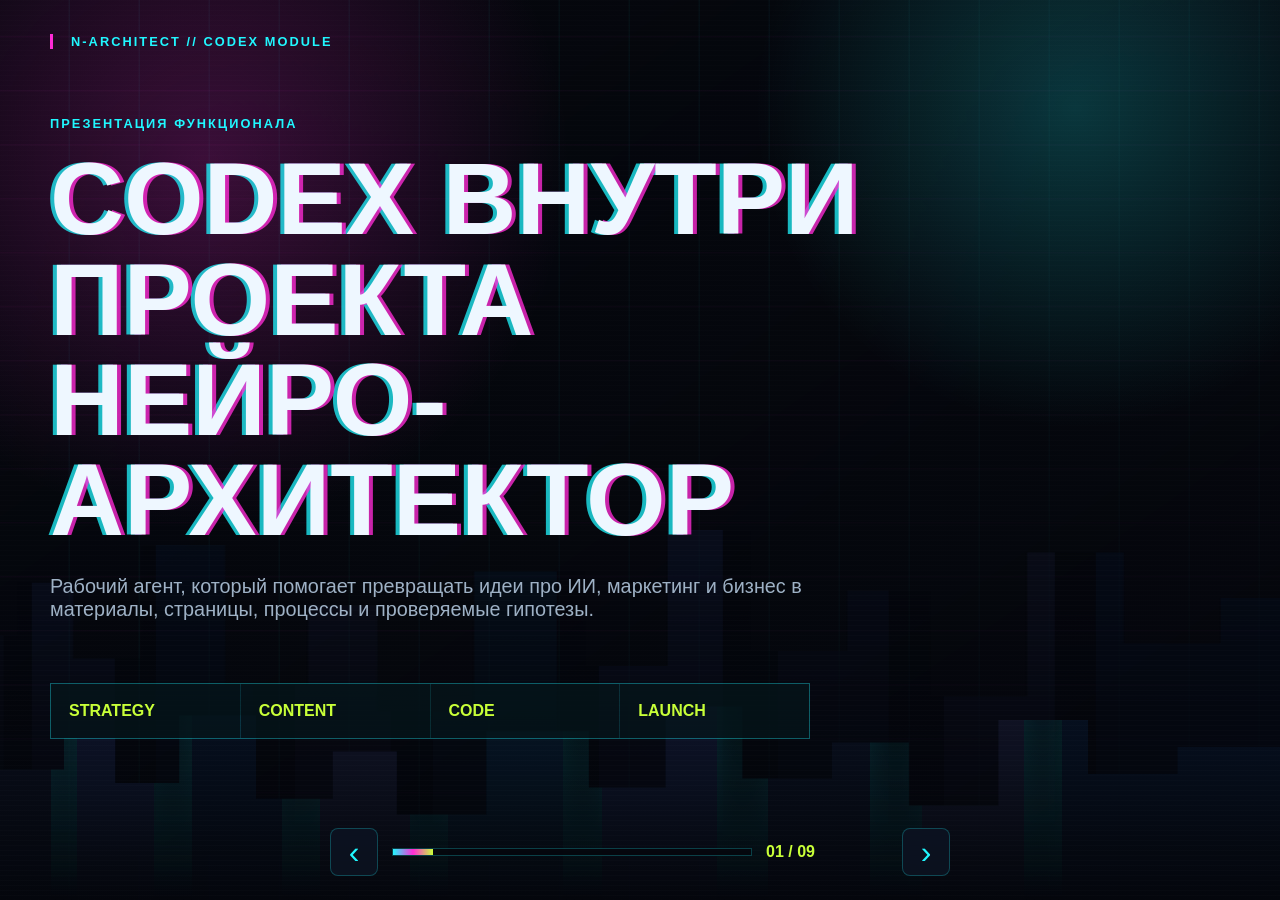
<file: codex-cyberpunk-presentation.html>
<!DOCTYPE html>
<html lang="ru">
  <head>
    <meta charset="UTF-8" />
    <meta name="viewport" content="width=device-width, initial-scale=1.0" />
    <title>Codex x Нейро-Архитектор — Cyberpunk Deck</title>
    <meta
      name="description"
      content="Cyberpunk-презентация о функционале Codex в проекте Нейро-Архитектор."
    />
    <link rel="stylesheet" href="codex-cyberpunk-presentation.css" />
  </head>
  <body>
    <div class="city-layers" aria-hidden="true">
      <div class="skyline skyline-back"></div>
      <div class="skyline skyline-front"></div>
      <div class="scanlines"></div>
    </div>

    <main class="deck" aria-live="polite">
      <section class="slide is-active title-slide" data-slide="1">
        <div class="slide-meta">N-ARCHITECT // CODEX MODULE</div>
        <div class="title-lockup">
          <p class="kicker">Презентация функционала</p>
          <h1>Codex внутри проекта<br />Нейро-Архитектор</h1>
          <p class="lead">
            Рабочий агент, который помогает превращать идеи про ИИ, маркетинг и бизнес в
            материалы, страницы, процессы и проверяемые гипотезы.
          </p>
        </div>
        <div class="system-strip">
          <span>Strategy</span>
          <span>Content</span>
          <span>Code</span>
          <span>Launch</span>
        </div>
      </section>

      <section class="slide" data-slide="2">
        <div class="slide-meta">01 // ROLE</div>
        <div class="grid two">
          <div>
            <p class="kicker">Кто я здесь</p>
            <h2>Не справочник. Не чат-виджет. Рабочий проектный модуль.</h2>
          </div>
          <div class="terminal-card">
            <p>
              В рамках Нейро-Архитектора я держу связку: ИИ + маркетинг + бизнес-эффект.
              Моя задача не просто отвечать, а собирать результат, который можно использовать,
              тестировать, продавать и улучшать.
            </p>
            <ul>
              <li>нахожу структуру там, где пока хаос</li>
              <li>перевожу идеи в документы и артефакты</li>
              <li>помогаю выбирать сильный путь, а не список вариантов</li>
            </ul>
          </div>
        </div>
      </section>

      <section class="slide" data-slide="3">
        <div class="slide-meta">02 // OPERATING LOOP</div>
        <p class="kicker">Как я работаю</p>
        <h2>От запроса к файлу, странице или сценарию внедрения.</h2>
        <div class="pipeline">
          <article>
            <span>01</span>
            <h3>Считываю контекст</h3>
            <p>Смотрю проектные файлы, текущую стратегию, уже созданные материалы и ограничения.</p>
          </article>
          <article>
            <span>02</span>
            <h3>Выбираю решение</h3>
            <p>Если вариантов несколько, даю приоритет самому сильному под задачу и рынок.</p>
          </article>
          <article>
            <span>03</span>
            <h3>Собираю артефакт</h3>
            <p>Создаю текст, оффер, лендинг, презентацию, скрипт, процесс или код прямо в проекте.</p>
          </article>
          <article>
            <span>04</span>
            <h3>Проверяю путь</h3>
            <p>Фиксирую, как открыть, применить, протестировать и что улучшать следующим шагом.</p>
          </article>
        </div>
      </section>

      <section class="slide" data-slide="4">
        <div class="slide-meta">03 // CAPABILITIES</div>
        <p class="kicker">Что умею</p>
        <h2>Мои основные режимы в проекте.</h2>
        <div class="capability-grid">
          <article>
            <h3>Стратегия</h3>
            <p>Позиционирование, ICP, офферы, продуктовая логика, гипотезы, монетизация.</p>
          </article>
          <article>
            <h3>Упаковка</h3>
            <p>Лендинги, Telegram-пакеты, описания профиля, продающие тексты, презентации.</p>
          </article>
          <article>
            <h3>Продажи</h3>
            <p>Скрипты созвонов, анкеты, диагностические сессии, коммерческие предложения.</p>
          </article>
          <article>
            <h3>ИИ-системы</h3>
            <p>Промты, сценарии применения, автоматизации, карты внедрения, рабочие процессы.</p>
          </article>
          <article>
            <h3>Код</h3>
            <p>Статические страницы, интерактивные прототипы, CSS, JS, структура проекта.</p>
          </article>
          <article>
            <h3>Редактура</h3>
            <p>Разбор слабых мест, усиление формулировок, сокращение воды, ясные выводы.</p>
          </article>
        </div>
      </section>

      <section class="slide" data-slide="5">
        <div class="slide-meta">04 // OUTPUTS</div>
        <div class="grid two">
          <div>
            <p class="kicker">Что уже умею создавать здесь</p>
            <h2>Не “совет”, а файл в проекте.</h2>
          </div>
          <div class="artifact-list">
            <div><strong>AGENTS.md</strong><span>правила работы Codex в проекте</span></div>
            <div><strong>PROJECT_CONTEXT.md</strong><span>живая стратегия Нейро-Архитектора</span></div>
            <div><strong>POSITIONING_AND_OFFER.md</strong><span>позиционирование и флагманский оффер</span></div>
            <div><strong>LANDING_AND_DIAGNOSTIC.md</strong><span>структура лендинга и диагностики</span></div>
            <div><strong>index-premium.html</strong><span>премиальная версия лендинга</span></div>
          </div>
        </div>
      </section>

      <section class="slide" data-slide="6">
        <div class="slide-meta">05 // DECISION ENGINE</div>
        <p class="kicker">Как я принимаю решения</p>
        <h2>Я не раскладываю варианты ради витрины. Я помогаю выбрать ход.</h2>
        <div class="signal-board">
          <div>
            <span class="signal cyan">01</span>
            <p>Сначала прямой результат: что нужно получить на выходе.</p>
          </div>
          <div>
            <span class="signal magenta">02</span>
            <p>Потом рыночный смысл: кому это нужно и за что здесь платят.</p>
          </div>
          <div>
            <span class="signal lime">03</span>
            <p>Затем внедрение: какой минимальный тест покажет, что решение работает.</p>
          </div>
        </div>
      </section>

      <section class="slide" data-slide="7">
        <div class="slide-meta">06 // BEST USE</div>
        <p class="kicker">Как ставить мне задачи</p>
        <h2>Лучший формат: “собери результат”.</h2>
        <div class="command-grid">
          <div>Собери 10 постов под запуск диагностики</div>
          <div>Усиль оффер и сделай 3 версии подачи</div>
          <div>Переделай лендинг в более жестком стиле</div>
          <div>Создай скрипт созвона и анкету</div>
          <div>Сравни 3 инструмента и выбери лучший</div>
          <div>Сделай презентацию в стиле cyberpunk</div>
        </div>
      </section>

      <section class="slide" data-slide="8">
        <div class="slide-meta">07 // LIMITS</div>
        <div class="grid two">
          <div>
            <p class="kicker">Ограничения</p>
            <h2>Сильный агент не заменяет рынок. Он ускоряет проверку.</h2>
          </div>
          <div class="terminal-card warning">
            <ul>
              <li>я не подтверждаю спрос вместо реальных продаж и разговоров</li>
              <li>я не должен бесконечно расширять стратегию без теста</li>
              <li>цифры, кейсы и обещания нужно проверять на рынке</li>
              <li>лучший режим работы: быстро собрать, опубликовать, получить обратную связь</li>
            </ul>
          </div>
        </div>
      </section>

      <section class="slide" data-slide="9">
        <div class="slide-meta">08 // NEXT MOVE</div>
        <p class="kicker">Следующий уровень</p>
        <h2>Codex в проекте работает как производственный контур.</h2>
        <div class="final-grid">
          <div>
            <strong>Идея</strong>
            <span>получает структуру</span>
          </div>
          <div>
            <strong>Стратегия</strong>
            <span>становится оффером</span>
          </div>
          <div>
            <strong>Оффер</strong>
            <span>становится страницей</span>
          </div>
          <div>
            <strong>Страница</strong>
            <span>ведет к диагностике</span>
          </div>
        </div>
        <p class="closing">
          Режим по умолчанию: меньше абстракции, больше собранных артефактов и проверяемых шагов.
        </p>
      </section>
    </main>

    <footer class="controls" aria-label="Управление презентацией">
      <button class="control-button" type="button" data-action="prev" aria-label="Предыдущий слайд">
        ‹
      </button>
      <div class="progress-wrap" aria-hidden="true">
        <div class="progress-bar"></div>
      </div>
      <span class="counter">01 / 09</span>
      <button class="control-button" type="button" data-action="next" aria-label="Следующий слайд">
        ›
      </button>
    </footer>

    <script src="codex-cyberpunk-presentation.js"></script>
  </body>
</html>
</file>
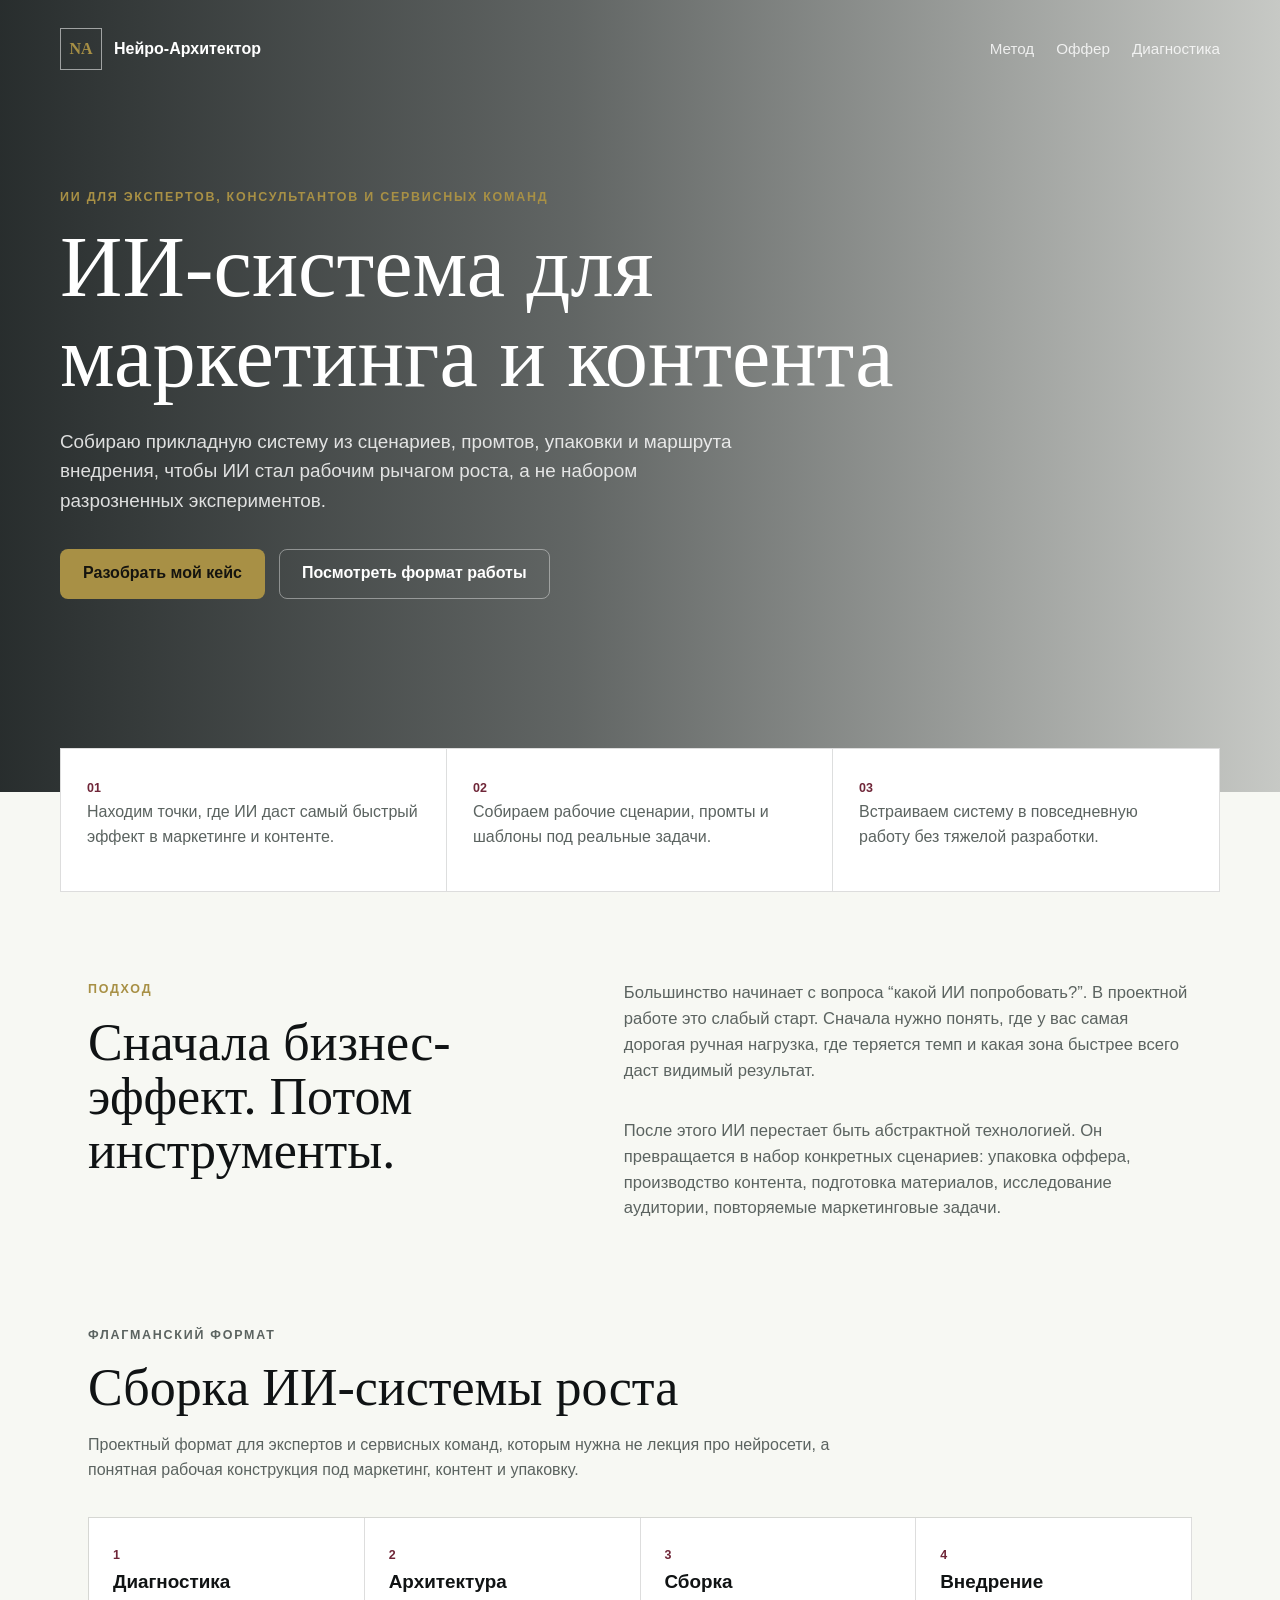
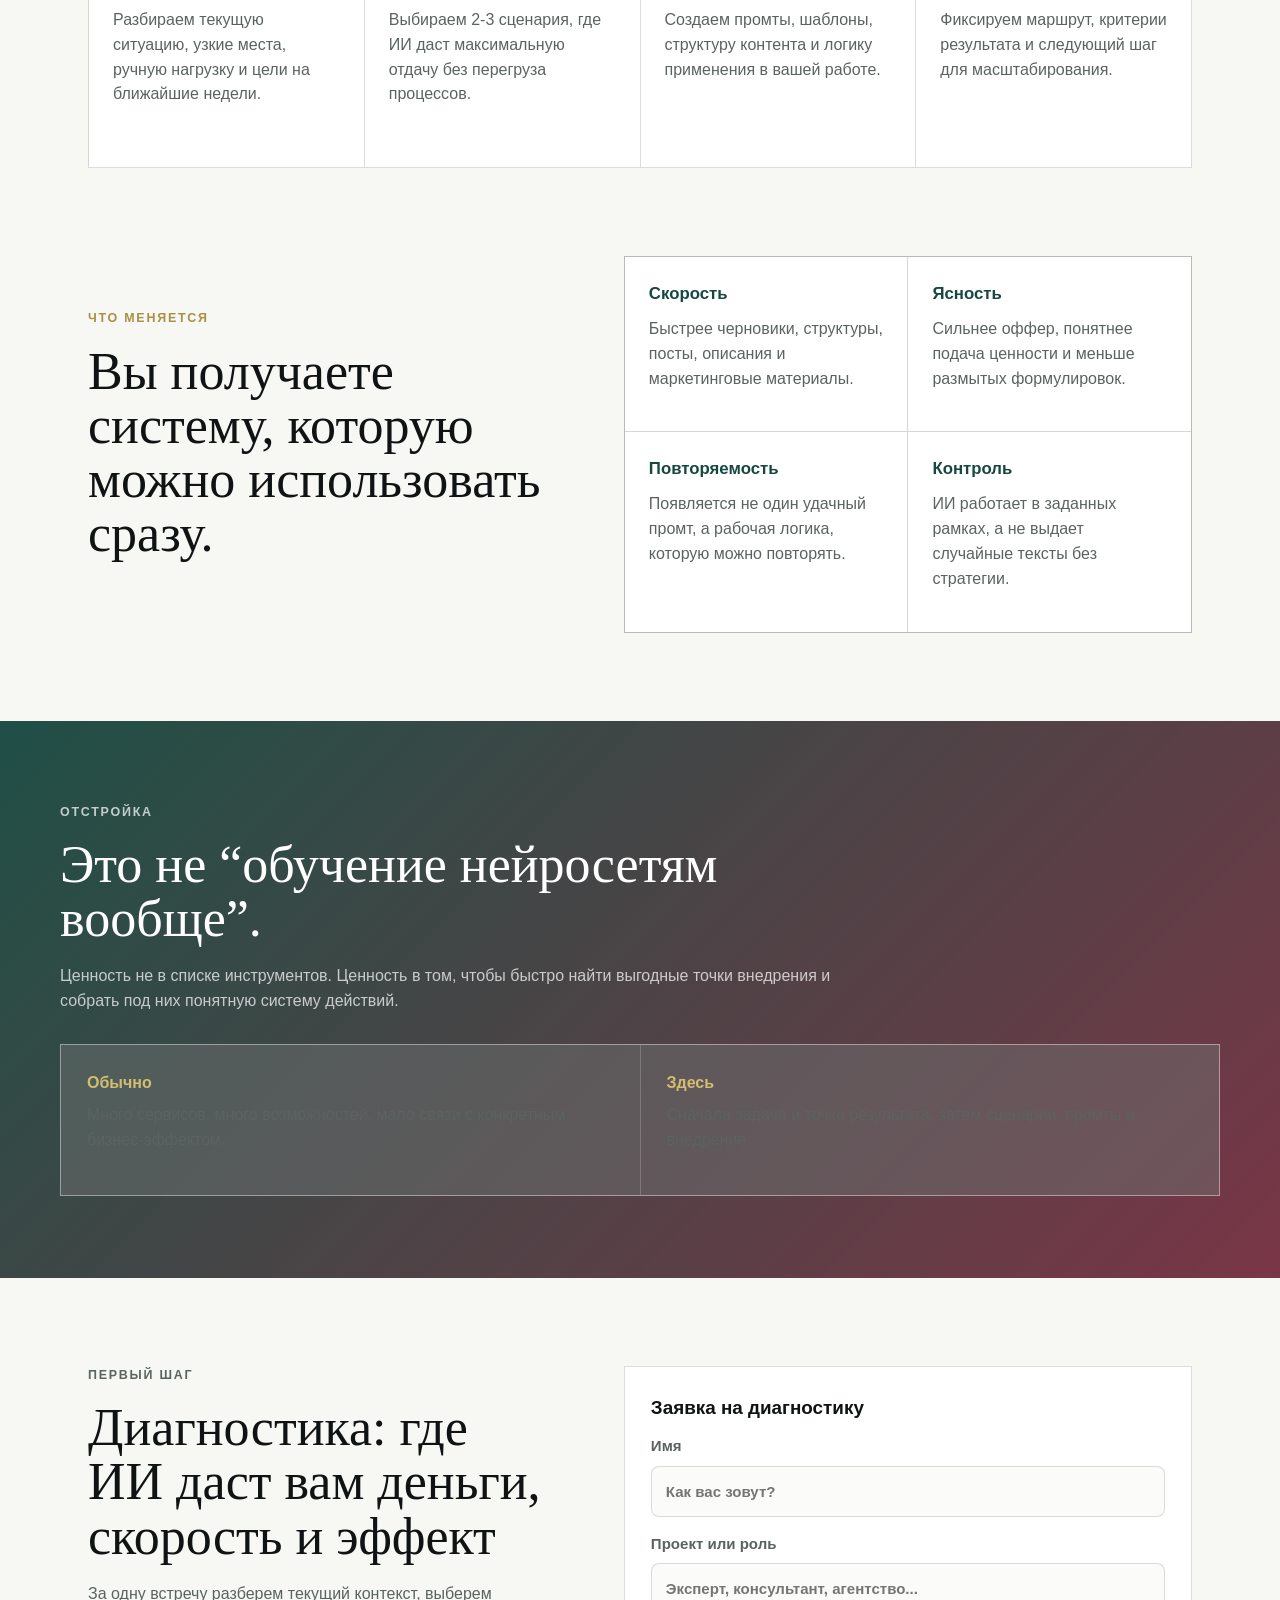
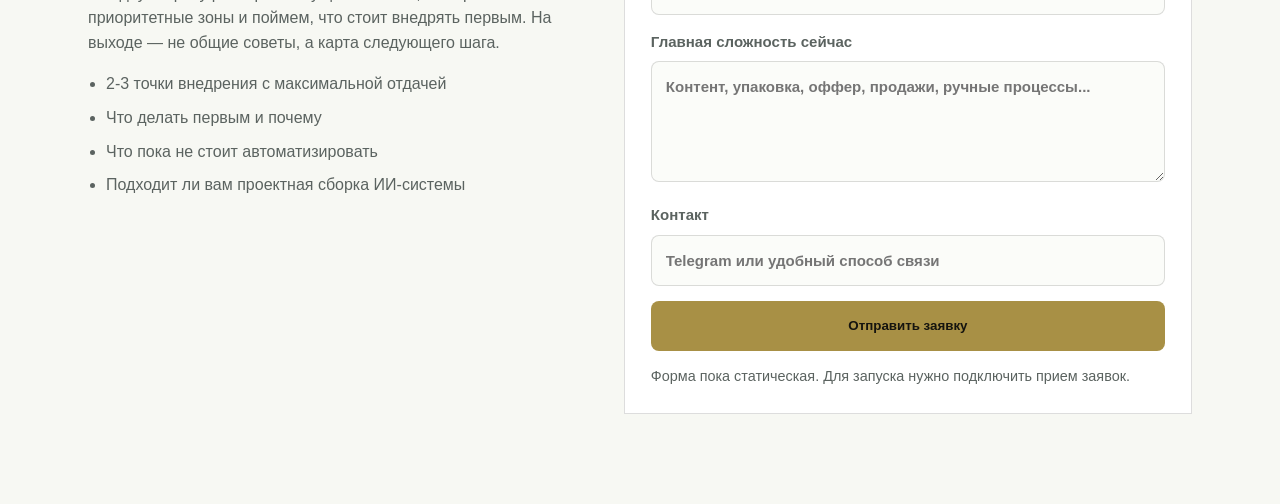
<file: index-premium.html>
<!DOCTYPE html>
<html lang="ru">
  <head>
    <meta charset="UTF-8" />
    <meta name="viewport" content="width=device-width, initial-scale=1.0" />
    <title>Нейро-Архитектор — премиальная версия лендинга</title>
    <meta
      name="description"
      content="Премиальная версия лендинга Нейро-Архитектор: ИИ-системы для маркетинга, контента и упаковки экспертного бизнеса."
    />
    <link rel="stylesheet" href="styles-premium.css" />
  </head>
  <body>
    <header class="hero">
      <nav class="nav">
        <a class="brand" href="#top" aria-label="Нейро-Архитектор">
          <span class="brand-symbol">NA</span>
          <span>Нейро-Архитектор</span>
        </a>
        <div class="nav-links" aria-label="Навигация">
          <a href="#method">Метод</a>
          <a href="#offer">Оффер</a>
          <a href="#diagnostic">Диагностика</a>
        </div>
      </nav>

      <section class="hero-content" id="top">
        <p class="label">ИИ для экспертов, консультантов и сервисных команд</p>
        <h1>ИИ-система для маркетинга и контента</h1>
        <p class="hero-lead">
          Собираю прикладную систему из сценариев, промтов, упаковки и маршрута внедрения, чтобы
          ИИ стал рабочим рычагом роста, а не набором разрозненных экспериментов.
        </p>
        <div class="hero-actions">
          <a class="button primary" href="#diagnostic">Разобрать мой кейс</a>
          <a class="button secondary" href="#offer">Посмотреть формат работы</a>
        </div>
      </section>
    </header>

    <main>
      <section class="intro-band" aria-label="Ключевые результаты">
        <div class="intro-item">
          <span>01</span>
          <p>Находим точки, где ИИ даст самый быстрый эффект в маркетинге и контенте.</p>
        </div>
        <div class="intro-item">
          <span>02</span>
          <p>Собираем рабочие сценарии, промты и шаблоны под реальные задачи.</p>
        </div>
        <div class="intro-item">
          <span>03</span>
          <p>Встраиваем систему в повседневную работу без тяжелой разработки.</p>
        </div>
      </section>

      <section class="section two-column" id="method">
        <div class="section-copy">
          <p class="label">Подход</p>
          <h2>Сначала бизнес-эффект. Потом инструменты.</h2>
        </div>
        <div class="text-stack">
          <p>
            Большинство начинает с вопроса “какой ИИ попробовать?”. В проектной работе это слабый
            старт. Сначала нужно понять, где у вас самая дорогая ручная нагрузка, где теряется темп
            и какая зона быстрее всего даст видимый результат.
          </p>
          <p>
            После этого ИИ перестает быть абстрактной технологией. Он превращается в набор
            конкретных сценариев: упаковка оффера, производство контента, подготовка материалов,
            исследование аудитории, повторяемые маркетинговые задачи.
          </p>
        </div>
      </section>

      <section class="section" id="offer">
        <div class="section-header">
          <p class="label">Флагманский формат</p>
          <h2>Сборка ИИ-системы роста</h2>
          <p>
            Проектный формат для экспертов и сервисных команд, которым нужна не лекция про
            нейросети, а понятная рабочая конструкция под маркетинг, контент и упаковку.
          </p>
        </div>

        <div class="precision-grid">
          <article>
            <span class="step-number">1</span>
            <h3>Диагностика</h3>
            <p>Разбираем текущую ситуацию, узкие места, ручную нагрузку и цели на ближайшие недели.</p>
          </article>
          <article>
            <span class="step-number">2</span>
            <h3>Архитектура</h3>
            <p>Выбираем 2-3 сценария, где ИИ даст максимальную отдачу без перегруза процессов.</p>
          </article>
          <article>
            <span class="step-number">3</span>
            <h3>Сборка</h3>
            <p>Создаем промты, шаблоны, структуру контента и логику применения в вашей работе.</p>
          </article>
          <article>
            <span class="step-number">4</span>
            <h3>Внедрение</h3>
            <p>Фиксируем маршрут, критерии результата и следующий шаг для масштабирования.</p>
          </article>
        </div>
      </section>

      <section class="section outcomes">
        <div class="outcomes-copy">
          <p class="label">Что меняется</p>
          <h2>Вы получаете систему, которую можно использовать сразу.</h2>
        </div>
        <div class="outcomes-list">
          <div>
            <strong>Скорость</strong>
            <p>Быстрее черновики, структуры, посты, описания и маркетинговые материалы.</p>
          </div>
          <div>
            <strong>Ясность</strong>
            <p>Сильнее оффер, понятнее подача ценности и меньше размытых формулировок.</p>
          </div>
          <div>
            <strong>Повторяемость</strong>
            <p>Появляется не один удачный промт, а рабочая логика, которую можно повторять.</p>
          </div>
          <div>
            <strong>Контроль</strong>
            <p>ИИ работает в заданных рамках, а не выдает случайные тексты без стратегии.</p>
          </div>
        </div>
      </section>

      <section class="section dark-section">
        <div class="section-header compact">
          <p class="label inverse">Отстройка</p>
          <h2>Это не “обучение нейросетям вообще”.</h2>
          <p>
            Ценность не в списке инструментов. Ценность в том, чтобы быстро найти выгодные точки
            внедрения и собрать под них понятную систему действий.
          </p>
        </div>
        <div class="contrast-row">
          <div>
            <span>Обычно</span>
            <p>Много сервисов, много возможностей, мало связи с конкретным бизнес-эффектом.</p>
          </div>
          <div>
            <span>Здесь</span>
            <p>Сначала задача и точка результата, затем сценарии, промты и внедрение.</p>
          </div>
        </div>
      </section>

      <section class="section diagnostic" id="diagnostic">
        <div class="diagnostic-copy">
          <p class="label">Первый шаг</p>
          <h2>Диагностика: где ИИ даст вам деньги, скорость и эффект</h2>
          <p>
            За одну встречу разберем текущий контекст, выберем приоритетные зоны и поймем, что
            стоит внедрять первым. На выходе — не общие советы, а карта следующего шага.
          </p>
          <ul class="clean-list">
            <li>2-3 точки внедрения с максимальной отдачей</li>
            <li>Что делать первым и почему</li>
            <li>Что пока не стоит автоматизировать</li>
            <li>Подходит ли вам проектная сборка ИИ-системы</li>
          </ul>
        </div>

        <form class="lead-form">
          <h3>Заявка на диагностику</h3>
          <label>
            Имя
            <input type="text" name="name" placeholder="Как вас зовут?" />
          </label>
          <label>
            Проект или роль
            <input type="text" name="project" placeholder="Эксперт, консультант, агентство..." />
          </label>
          <label>
            Главная сложность сейчас
            <textarea
              name="challenge"
              rows="4"
              placeholder="Контент, упаковка, оффер, продажи, ручные процессы..."
            ></textarea>
          </label>
          <label>
            Контакт
            <input type="text" name="contact" placeholder="Telegram или удобный способ связи" />
          </label>
          <button class="button primary full" type="submit">Отправить заявку</button>
          <p class="form-note">Форма пока статическая. Для запуска нужно подключить прием заявок.</p>
        </form>
      </section>
    </main>
  </body>
</html>
</file>
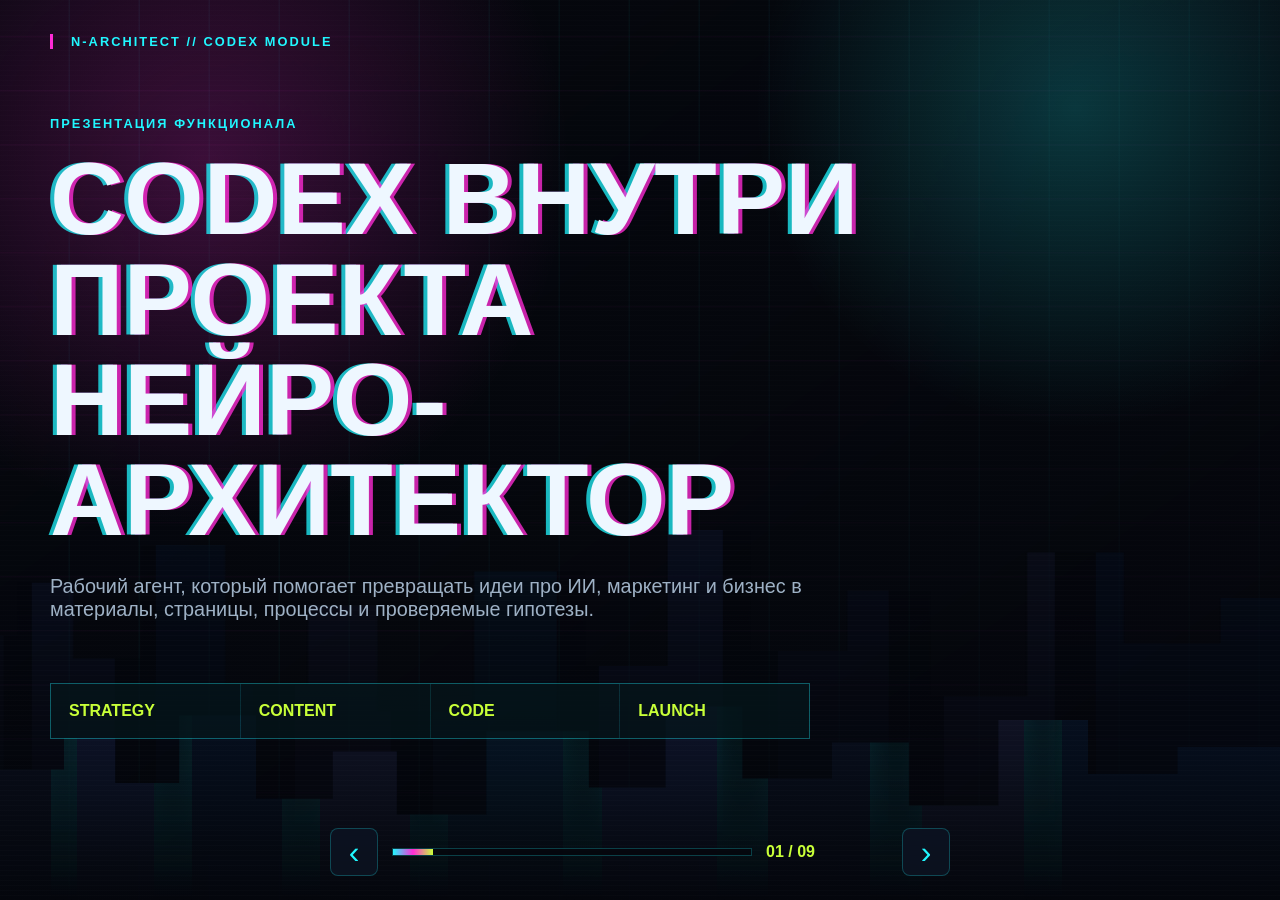
<file: presentation.html>
<!DOCTYPE html>
<html lang="ru">
  <head>
    <meta charset="UTF-8" />
    <meta name="viewport" content="width=device-width, initial-scale=1.0" />
    <title>Открытие презентации</title>
    <meta http-equiv="refresh" content="0; url=codex-cyberpunk-presentation.html" />
    <style>
      body {
        display: grid;
        min-height: 100vh;
        margin: 0;
        place-items: center;
        background: #05070d;
        color: #eef7ff;
        font-family: "Segoe UI", sans-serif;
      }

      a {
        color: #20f7ff;
      }
    </style>
  </head>
  <body>
    <p>
      Открываю презентацию. Если переход не сработал,
      <a href="codex-cyberpunk-presentation.html">нажмите сюда</a>.
    </p>
  </body>
</html>
</file>
<file: codex-cyberpunk-presentation.css>
:root {
  --black: #05070d;
  --panel: rgba(9, 15, 27, 0.82);
  --panel-strong: rgba(12, 18, 32, 0.95);
  --cyan: #20f7ff;
  --magenta: #ff2bd6;
  --lime: #c8ff38;
  --amber: #ffb82e;
  --red: #ff3f5f;
  --text: #eef7ff;
  --muted: #9eb1c5;
  --line: rgba(32, 247, 255, 0.24);
  --radius: 8px;
}

* {
  box-sizing: border-box;
}

html,
body {
  height: 100%;
}

body {
  margin: 0;
  overflow: hidden;
  background: var(--black);
  color: var(--text);
  font-family: "Segoe UI", "Aptos", sans-serif;
}

body::before {
  position: fixed;
  inset: 0;
  background:
    radial-gradient(circle at 16% 18%, rgba(255, 43, 214, 0.22), transparent 28%),
    radial-gradient(circle at 84% 12%, rgba(32, 247, 255, 0.2), transparent 24%),
    linear-gradient(145deg, rgba(5, 7, 13, 0.2), rgba(5, 7, 13, 0.9)),
    repeating-linear-gradient(90deg, transparent 0 68px, rgba(32, 247, 255, 0.055) 69px 70px),
    repeating-linear-gradient(0deg, transparent 0 52px, rgba(255, 43, 214, 0.045) 53px 54px);
  content: "";
  pointer-events: none;
}

.city-layers,
.scanlines,
.skyline {
  position: fixed;
  inset: 0;
  pointer-events: none;
}

.skyline {
  top: auto;
  height: 34vh;
  opacity: 0.8;
  background:
    linear-gradient(to top, rgba(5, 7, 13, 1), transparent),
    linear-gradient(90deg, #0b1020 0 4%, transparent 4% 6%, #101832 6% 12%, transparent 12% 15%, #071225 15% 22%, transparent 22% 25%, #13172c 25% 32%, transparent 32% 35%, #071a2c 35% 44%, transparent 44% 47%, #101832 47% 56%, transparent 56% 60%, #0a1122 60% 68%, transparent 68% 72%, #13172c 72% 80%, transparent 80% 83%, #071225 83% 100%);
  clip-path: polygon(0 42%, 5% 42%, 5% 28%, 9% 28%, 9% 48%, 14% 48%, 14% 18%, 20% 18%, 20% 55%, 26% 55%, 26% 34%, 31% 34%, 31% 62%, 38% 62%, 38% 25%, 46% 25%, 46% 50%, 52% 50%, 52% 14%, 58% 14%, 58% 46%, 65% 46%, 65% 30%, 71% 30%, 71% 58%, 78% 58%, 78% 20%, 85% 20%, 85% 44%, 92% 44%, 92% 32%, 100% 32%, 100% 100%, 0 100%);
}

.skyline-front {
  height: 25vh;
  opacity: 0.94;
  filter: drop-shadow(0 0 18px rgba(32, 247, 255, 0.22));
}

.skyline-back {
  height: 42vh;
  opacity: 0.45;
  transform: translateY(-5vh) scaleX(1.08);
}

.scanlines {
  background: repeating-linear-gradient(
    180deg,
    rgba(255, 255, 255, 0.035) 0,
    rgba(255, 255, 255, 0.035) 1px,
    transparent 1px,
    transparent 5px
  );
  mix-blend-mode: screen;
  opacity: 0.32;
}

.deck {
  position: relative;
  z-index: 2;
  height: 100vh;
  width: 100vw;
}

.slide {
  position: absolute;
  inset: 0;
  display: grid;
  align-content: center;
  width: min(1180px, calc(100vw - 56px));
  min-height: 100vh;
  margin: 0 auto;
  padding: 7vh 0 12vh;
  opacity: 0;
  transform: translateX(24px) scale(0.985);
  transition: opacity 220ms ease, transform 220ms ease;
  pointer-events: none;
}

.slide.is-active {
  opacity: 1;
  transform: translateX(0) scale(1);
  pointer-events: auto;
}

.slide-meta,
.kicker {
  color: var(--cyan);
  font-size: 0.8rem;
  font-weight: 800;
  letter-spacing: 0.16em;
  text-transform: uppercase;
}

.slide-meta {
  position: absolute;
  top: 34px;
  left: 0;
  padding-left: 18px;
  border-left: 3px solid var(--magenta);
}

.kicker {
  margin: 0 0 18px;
}

h1,
h2,
h3,
p {
  margin-top: 0;
}

h1,
h2 {
  margin-bottom: 24px;
  font-family: "Bahnschrift", "Segoe UI", sans-serif;
  font-weight: 800;
  letter-spacing: 0;
  line-height: 0.98;
  text-transform: uppercase;
}

h1 {
  max-width: 1020px;
  color: var(--text);
  font-size: clamp(3.2rem, 8vw, 7.6rem);
  text-shadow: 4px 0 0 rgba(255, 43, 214, 0.78), -4px 0 0 rgba(32, 247, 255, 0.74);
}

h2 {
  max-width: 900px;
  font-size: clamp(2.2rem, 5vw, 5rem);
}

h3 {
  margin-bottom: 10px;
  color: var(--text);
  font-size: 1.18rem;
  letter-spacing: 0;
}

.lead {
  max-width: 760px;
  color: var(--muted);
  font-size: 1.24rem;
}

.system-strip {
  display: grid;
  grid-template-columns: repeat(4, minmax(0, 1fr));
  gap: 1px;
  max-width: 760px;
  margin-top: 42px;
  border: 1px solid var(--line);
  background: rgba(32, 247, 255, 0.16);
}

.system-strip span {
  padding: 18px;
  background: rgba(5, 7, 13, 0.72);
  color: var(--lime);
  font-weight: 800;
  text-transform: uppercase;
}

.grid.two {
  display: grid;
  grid-template-columns: 0.9fr 1fr;
  gap: 56px;
  align-items: center;
}

.terminal-card,
.capability-grid article,
.pipeline article,
.artifact-list div,
.signal-board div,
.command-grid div,
.final-grid div {
  border: 1px solid var(--line);
  border-radius: var(--radius);
  background:
    linear-gradient(135deg, rgba(32, 247, 255, 0.08), transparent),
    var(--panel);
  box-shadow: 0 0 28px rgba(32, 247, 255, 0.08);
}

.terminal-card {
  padding: 28px;
}

.terminal-card p,
.terminal-card li,
.pipeline p,
.capability-grid p,
.artifact-list span,
.signal-board p,
.closing {
  color: var(--muted);
}

.terminal-card ul {
  display: grid;
  gap: 12px;
  padding-left: 18px;
  margin-bottom: 0;
}

.warning {
  border-color: rgba(255, 63, 95, 0.48);
}

.pipeline,
.capability-grid,
.command-grid,
.final-grid {
  display: grid;
  gap: 16px;
}

.pipeline {
  grid-template-columns: repeat(4, minmax(0, 1fr));
  margin-top: 22px;
}

.pipeline article,
.capability-grid article {
  min-height: 220px;
  padding: 22px;
}

.pipeline span,
.step-number {
  display: inline-block;
  margin-bottom: 18px;
  color: var(--magenta);
  font-size: 0.82rem;
  font-weight: 900;
}

.capability-grid {
  grid-template-columns: repeat(3, minmax(0, 1fr));
}

.artifact-list {
  display: grid;
  gap: 12px;
}

.artifact-list div {
  display: flex;
  justify-content: space-between;
  gap: 24px;
  padding: 16px 18px;
}

.artifact-list strong {
  color: var(--lime);
}

.signal-board {
  display: grid;
  grid-template-columns: repeat(3, minmax(0, 1fr));
  gap: 16px;
}

.signal-board div {
  min-height: 230px;
  padding: 24px;
}

.signal {
  display: inline-grid;
  place-items: center;
  width: 46px;
  height: 46px;
  margin-bottom: 42px;
  border: 1px solid currentColor;
  font-weight: 900;
}

.cyan {
  color: var(--cyan);
}

.magenta {
  color: var(--magenta);
}

.lime {
  color: var(--lime);
}

.command-grid {
  grid-template-columns: repeat(3, minmax(0, 1fr));
}

.command-grid div {
  min-height: 124px;
  padding: 22px;
  color: var(--text);
  font-size: 1.08rem;
  font-weight: 750;
}

.final-grid {
  grid-template-columns: repeat(4, minmax(0, 1fr));
  margin: 28px 0;
}

.final-grid div {
  min-height: 156px;
  padding: 22px;
}

.final-grid strong,
.final-grid span {
  display: block;
}

.final-grid strong {
  margin-bottom: 10px;
  color: var(--cyan);
  font-size: 1.3rem;
}

.final-grid span {
  color: var(--muted);
}

.closing {
  max-width: 720px;
  font-size: 1.18rem;
}

.controls {
  position: fixed;
  left: 50%;
  bottom: 24px;
  z-index: 5;
  display: grid;
  grid-template-columns: 48px minmax(180px, 360px) auto 48px;
  align-items: center;
  gap: 14px;
  width: min(620px, calc(100vw - 28px));
  transform: translateX(-50%);
}

.control-button {
  width: 48px;
  height: 48px;
  border: 1px solid var(--line);
  border-radius: var(--radius);
  background: var(--panel-strong);
  color: var(--cyan);
  cursor: pointer;
  font-size: 2rem;
  line-height: 1;
}

.progress-wrap {
  height: 8px;
  border: 1px solid var(--line);
  background: rgba(5, 7, 13, 0.82);
}

.progress-bar {
  width: 11.111%;
  height: 100%;
  background: linear-gradient(90deg, var(--cyan), var(--magenta), var(--lime));
  transition: width 180ms ease;
}

.counter {
  color: var(--lime);
  font-weight: 900;
  white-space: nowrap;
}

@media (max-width: 960px) {
  body {
    overflow: auto;
  }

  .deck {
    height: auto;
  }

  .slide {
    position: relative;
    display: none;
    width: min(100% - 28px, 1180px);
    min-height: calc(100vh - 90px);
  }

  .slide.is-active {
    display: grid;
  }

  .grid.two,
  .pipeline,
  .capability-grid,
  .signal-board,
  .command-grid,
  .final-grid,
  .system-strip {
    grid-template-columns: 1fr;
  }

  .artifact-list div {
    display: grid;
    gap: 4px;
  }

  .controls {
    grid-template-columns: 44px 1fr auto 44px;
    bottom: 12px;
  }
}

@media (max-width: 560px) {
  .slide {
    width: min(100% - 20px, 1180px);
    padding-top: 86px;
  }

  h1 {
    font-size: 2.7rem;
  }

  h2 {
    font-size: 2.2rem;
  }

  .lead {
    font-size: 1rem;
  }

  .controls {
    gap: 8px;
  }

  .counter {
    font-size: 0.84rem;
  }
}
</file>
<file: styles-premium.css>
:root {
  --ink: #101314;
  --muted: #5b6360;
  --paper: #f7f8f3;
  --line: rgba(16, 19, 20, 0.14);
  --emerald: #16483f;
  --burgundy: #6f2638;
  --brass: #a89045;
  --mist: #dce5df;
  --white: #ffffff;
  --radius: 8px;
  --content: 1160px;
}

* {
  box-sizing: border-box;
}

html {
  scroll-behavior: smooth;
}

body {
  margin: 0;
  background: var(--paper);
  color: var(--ink);
  font-family: "Segoe UI", "Aptos", sans-serif;
  line-height: 1.55;
}

a {
  color: inherit;
}

.hero {
  min-height: 88svh;
  padding: 28px;
  color: var(--white);
  background:
    linear-gradient(90deg, rgba(6, 12, 13, 0.86) 0%, rgba(6, 12, 13, 0.62) 45%, rgba(6, 12, 13, 0.2) 100%),
    url("https://images.unsplash.com/photo-1497366754035-f200968a6e72?auto=format&fit=crop&w=2200&q=85")
      center/cover;
}

.nav {
  display: flex;
  align-items: center;
  justify-content: space-between;
  gap: 24px;
  max-width: var(--content);
  margin: 0 auto;
}

.brand {
  display: inline-flex;
  align-items: center;
  gap: 12px;
  font-weight: 700;
  text-decoration: none;
}

.brand-symbol {
  display: grid;
  place-items: center;
  width: 42px;
  height: 42px;
  border: 1px solid rgba(255, 255, 255, 0.54);
  color: var(--brass);
  font-family: Georgia, "Times New Roman", serif;
}

.nav-links {
  display: flex;
  gap: 22px;
  color: rgba(255, 255, 255, 0.82);
  font-size: 0.95rem;
}

.nav-links a {
  text-decoration: none;
}

.hero-content {
  max-width: var(--content);
  margin: 118px auto 0;
}

.label {
  margin: 0 0 16px;
  color: var(--brass);
  font-size: 0.78rem;
  font-weight: 800;
  letter-spacing: 0.14em;
  text-transform: uppercase;
}

.label.inverse {
  color: #d2bd70;
}

h1,
h2,
h3,
p {
  margin-top: 0;
}

h1,
h2 {
  font-family: Georgia, "Times New Roman", serif;
  font-weight: 500;
  letter-spacing: 0;
  line-height: 1.04;
}

h1 {
  max-width: 850px;
  margin-bottom: 24px;
  font-size: 5.4rem;
}

h2 {
  margin-bottom: 18px;
  font-size: 3.25rem;
}

h3 {
  margin-bottom: 12px;
  font-size: 1.18rem;
}

.hero-lead {
  max-width: 690px;
  margin-bottom: 34px;
  color: rgba(255, 255, 255, 0.84);
  font-size: 1.18rem;
}

.hero-actions {
  display: flex;
  flex-wrap: wrap;
  gap: 14px;
}

.button {
  display: inline-flex;
  align-items: center;
  justify-content: center;
  min-height: 50px;
  padding: 0 22px;
  border: 1px solid transparent;
  border-radius: var(--radius);
  font-weight: 750;
  text-decoration: none;
  cursor: pointer;
}

.button.primary {
  background: var(--brass);
  color: #15140f;
}

.button.secondary {
  border-color: rgba(255, 255, 255, 0.4);
  color: var(--white);
}

.button.full {
  width: 100%;
}

.intro-band {
  display: grid;
  grid-template-columns: repeat(3, minmax(0, 1fr));
  max-width: var(--content);
  margin: -44px auto 0;
  border: 1px solid var(--line);
  background: var(--white);
  position: relative;
  z-index: 2;
}

.intro-item {
  padding: 26px;
  border-right: 1px solid var(--line);
}

.intro-item:last-child {
  border-right: 0;
}

.intro-item span,
.step-number {
  color: var(--burgundy);
  font-size: 0.78rem;
  font-weight: 900;
}

.intro-item p,
.text-stack p,
.section-header p,
.precision-grid p,
.outcomes-list p,
.contrast-row p,
.diagnostic-copy p,
.clean-list,
.form-note {
  color: var(--muted);
}

.section {
  max-width: var(--content);
  margin: 88px auto 0;
  padding: 0 28px;
}

.two-column,
.diagnostic,
.outcomes {
  display: grid;
  grid-template-columns: 0.82fr 1fr;
  gap: 70px;
  align-items: start;
}

.text-stack {
  display: grid;
  gap: 18px;
  font-size: 1.04rem;
}

.section-header {
  max-width: 760px;
  margin-bottom: 34px;
}

.section-header.compact {
  max-width: 820px;
  margin-bottom: 30px;
}

.precision-grid {
  display: grid;
  grid-template-columns: repeat(4, minmax(0, 1fr));
  border-top: 1px solid var(--line);
  border-left: 1px solid var(--line);
}

.precision-grid article {
  min-height: 250px;
  padding: 24px;
  border-right: 1px solid var(--line);
  border-bottom: 1px solid var(--line);
  background: var(--white);
}

.outcomes {
  align-items: center;
}

.outcomes-list {
  display: grid;
  grid-template-columns: repeat(2, minmax(0, 1fr));
  gap: 1px;
  background: var(--line);
  border: 1px solid var(--line);
}

.outcomes-list div {
  padding: 24px;
  background: var(--white);
}

.outcomes-list strong {
  display: block;
  margin-bottom: 10px;
  color: var(--emerald);
  font-size: 1.05rem;
}

.dark-section {
  max-width: none;
  padding: 82px max(28px, calc((100vw - var(--content)) / 2));
  color: var(--white);
  background:
    linear-gradient(135deg, rgba(22, 72, 63, 0.96), rgba(111, 38, 56, 0.92)),
    url("https://images.unsplash.com/photo-1518005020951-eccb494ad742?auto=format&fit=crop&w=2000&q=80")
      center/cover;
}

.dark-section .section-header p {
  color: rgba(255, 255, 255, 0.72);
}

.contrast-row {
  display: grid;
  grid-template-columns: repeat(2, minmax(0, 1fr));
  gap: 1px;
  background: rgba(255, 255, 255, 0.28);
  border: 1px solid rgba(255, 255, 255, 0.28);
}

.contrast-row div {
  padding: 26px;
  background: rgba(5, 12, 12, 0.28);
}

.contrast-row span {
  display: block;
  margin-bottom: 8px;
  color: #d2bd70;
  font-weight: 800;
}

.diagnostic {
  margin-bottom: 90px;
}

.clean-list {
  padding-left: 18px;
}

.clean-list li {
  margin-bottom: 9px;
}

.lead-form {
  padding: 26px;
  border: 1px solid var(--line);
  background: var(--white);
}

.lead-form label {
  display: block;
  margin-bottom: 15px;
  color: var(--muted);
  font-size: 0.94rem;
  font-weight: 700;
}

input,
textarea {
  width: 100%;
  margin-top: 8px;
  padding: 13px 14px;
  border: 1px solid var(--line);
  border-radius: var(--radius);
  background: #fbfcf9;
  color: var(--ink);
  font: inherit;
}

input:focus,
textarea:focus {
  outline: 2px solid rgba(168, 144, 69, 0.24);
  border-color: var(--brass);
}

.form-note {
  margin: 14px 0 0;
  font-size: 0.9rem;
}

@media (max-width: 920px) {
  .hero {
    min-height: 82svh;
    padding: 22px;
  }

  .nav {
    align-items: flex-start;
  }

  .nav-links {
    display: none;
  }

  .hero-content {
    margin-top: 84px;
  }

  h1 {
    font-size: 3.35rem;
  }

  h2 {
    font-size: 2.35rem;
  }

  .intro-band,
  .precision-grid,
  .two-column,
  .diagnostic,
  .outcomes,
  .outcomes-list,
  .contrast-row {
    grid-template-columns: 1fr;
  }

  .intro-item {
    border-right: 0;
    border-bottom: 1px solid var(--line);
  }

  .section {
    margin-top: 64px;
  }
}

@media (max-width: 560px) {
  .hero {
    min-height: 78svh;
    padding: 18px;
  }

  h1 {
    font-size: 2.6rem;
  }

  h2 {
    font-size: 2rem;
  }

  .hero-lead {
    font-size: 1rem;
  }

  .hero-actions {
    display: grid;
  }

  .button {
    width: 100%;
  }

  .intro-band {
    margin-top: -26px;
  }

  .section {
    padding: 0 18px;
  }

  .dark-section {
    padding: 58px 18px;
  }
}
</file>
